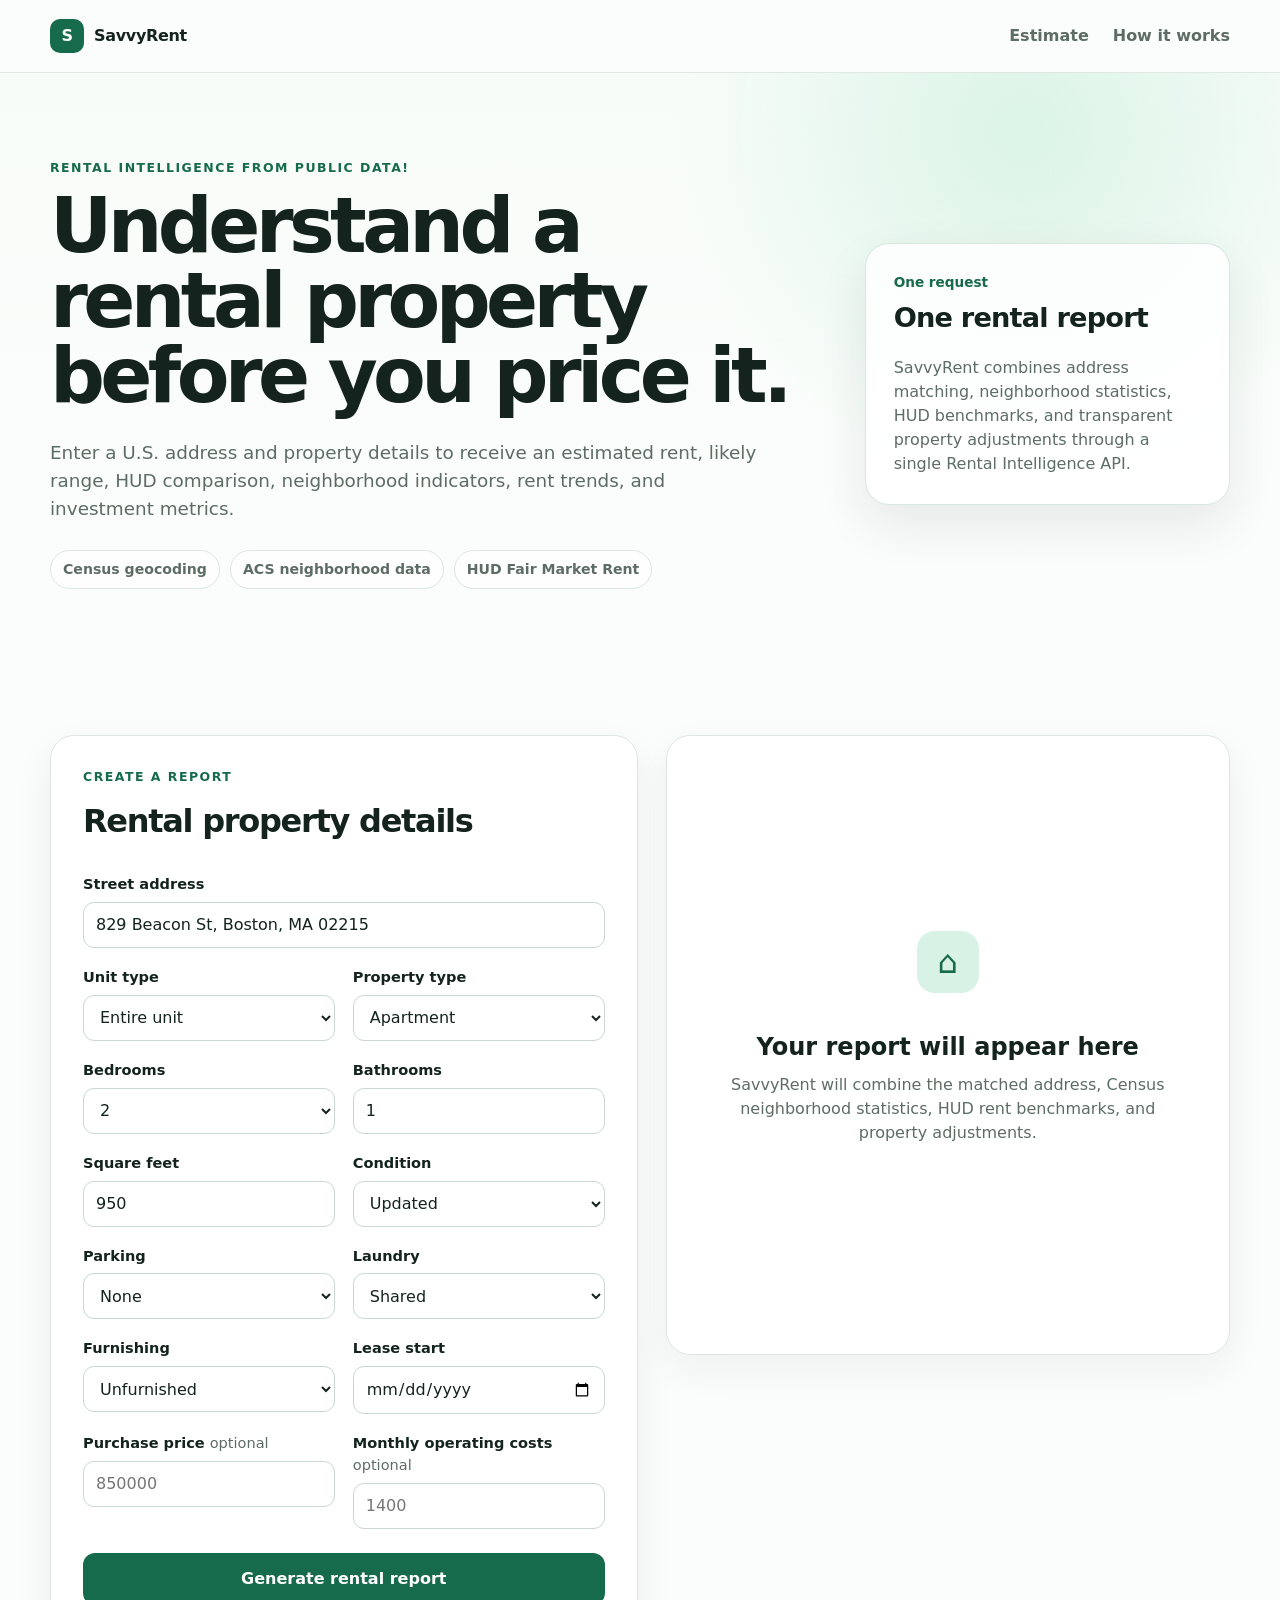
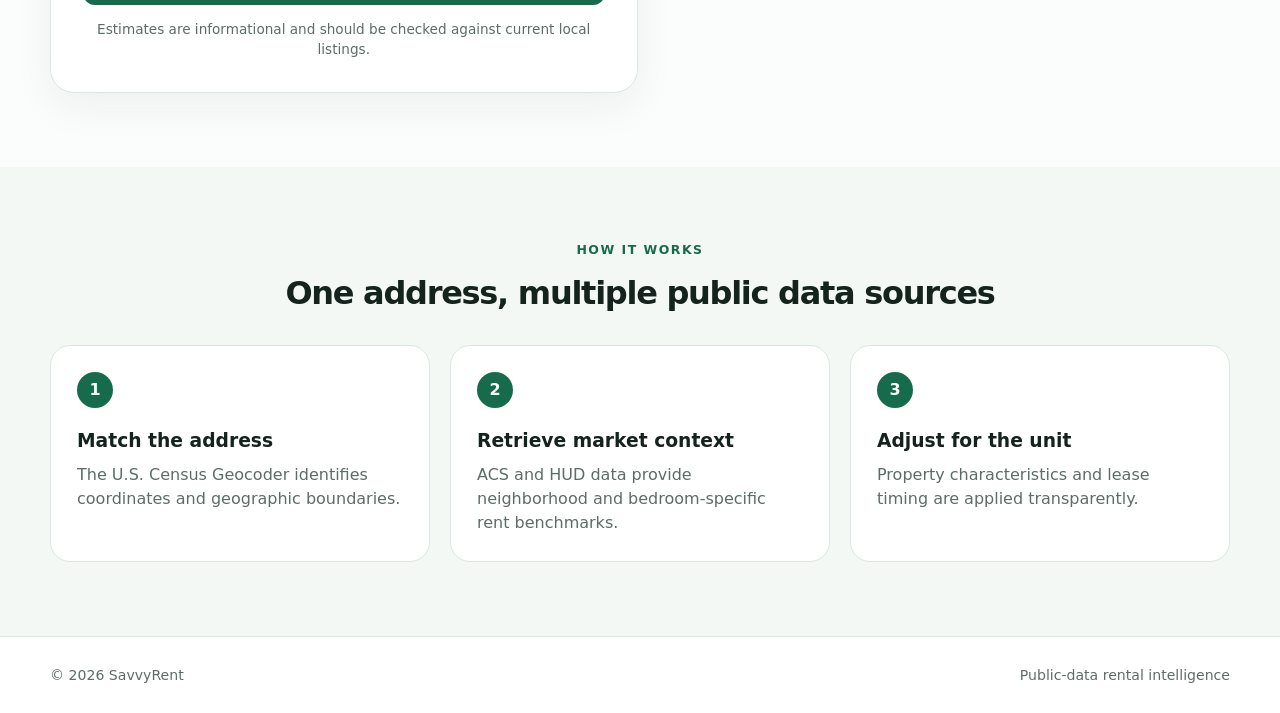
<file: index.html>
<!doctype html>
<html lang="en">
<head>
    <script>
      window.dataLayer = window.dataLayer || [];
      function gtag(){dataLayer.push(arguments);}
      gtag('js', new Date());
    
      gtag('config', 'G-B7B2XDY49R');
    </script>
  <meta charset="utf-8">
  <meta name="viewport" content="width=device-width, initial-scale=1">
  <title>SavvyRent | Rental Intelligence</title>
  <meta name="description" content="Estimate rent, neighborhood trends, HUD benchmarks, vacancy indicators, and investment metrics for a U.S. rental address.">
  <link rel="stylesheet" href="style.css">
</head>

<body>
  <header class="site-header">
    <div class="container header-inner">
      <a class="brand" href="#top" aria-label="SavvyRent home">
        <span class="brand-mark">S</span><span>SavvyRent</span>
      </a>
      <nav><a href="#estimate">Estimate</a><a href="#how-it-works">How it works</a></nav>
    </div>
  </header>

  <main id="top">
    <section class="hero">
      <div class="container hero-grid">
        <div>
          <p class="eyebrow">Rental intelligence from public data!</p>
          <h1>Understand a rental property before you price it.</h1>
          <p class="hero-copy">Enter a U.S. address and property details to receive an estimated rent, likely range, HUD comparison, neighborhood indicators, rent trends, and investment metrics.</p>
          <div class="hero-badges"><span>Census geocoding</span><span>ACS neighborhood data</span><span>HUD Fair Market Rent</span></div>
        </div>
        <div class="hero-card">
          <div class="hero-stat"><span class="hero-stat-label">One request</span><strong>One rental report</strong></div>
          <p>SavvyRent combines address matching, neighborhood statistics, HUD benchmarks, and transparent property adjustments through a single Rental Intelligence API.</p>
        </div>
      </div>
    </section>

    <section id="estimate" class="section">
      <div class="container layout">
        <div class="panel form-panel">
          <div class="section-heading"><p class="eyebrow">Create a report</p><h2>Rental property details</h2></div>
          <form id="rent-form">
            <div class="field full"><label for="address">Street address</label><input id="address" name="address" type="text" value="829 Beacon St, Boston, MA 02215" autocomplete="street-address" required></div>
            <div class="form-grid">
              <div class="field"><label for="unitType">Unit type</label><select id="unitType" name="unitType"><option value="entire unit">Entire unit</option><option value="room">Room</option></select></div>
              <div class="field"><label for="propertyType">Property type</label><select id="propertyType" name="propertyType"><option value="apartment">Apartment</option><option value="condo">Condo</option><option value="single-family">Single-family</option><option value="townhouse">Townhouse</option><option value="duplex">Duplex</option></select></div>
              <div class="field"><label for="bedrooms">Bedrooms</label><select id="bedrooms" name="bedrooms"><option value="0">Studio</option><option value="1">1</option><option value="2" selected>2</option><option value="3">3</option><option value="4">4+</option></select></div>
              <div class="field"><label for="bathrooms">Bathrooms</label><input id="bathrooms" name="bathrooms" type="number" value="1" min="0.5" max="10" step="0.5" required></div>
              <div class="field"><label for="squareFeet">Square feet</label><input id="squareFeet" name="squareFeet" type="number" value="950" min="100" max="20000" step="1"></div>
              <div class="field"><label for="condition">Condition</label><select id="condition" name="condition"><option value="needs updating">Needs updating</option><option value="average">Average</option><option value="updated" selected>Updated</option><option value="recently renovated">Recently renovated</option><option value="luxury">Luxury</option></select></div>
              <div class="field"><label for="parking">Parking</label><select id="parking" name="parking"><option value="none" selected>None</option><option value="street">Street</option><option value="permit">Permit</option><option value="one space">One space</option><option value="garage">Garage</option><option value="multiple">Multiple spaces</option></select></div>
              <div class="field"><label for="laundry">Laundry</label><select id="laundry" name="laundry"><option value="none">None</option><option value="shared" selected>Shared</option><option value="in-unit">In-unit</option></select></div>
              <div class="field"><label for="furnishing">Furnishing</label><select id="furnishing" name="furnishing"><option value="unfurnished" selected>Unfurnished</option><option value="furnished">Furnished</option></select></div>
              <div class="field"><label for="leaseStartDate">Lease start</label><input id="leaseStartDate" name="leaseStartDate" type="date"></div>
              <div class="field"><label for="purchasePrice">Purchase price <span>optional</span></label><input id="purchasePrice" name="purchasePrice" type="number" min="1" step="1000" placeholder="850000"></div>
              <div class="field"><label for="monthlyOperatingCosts">Monthly operating costs <span>optional</span></label><input id="monthlyOperatingCosts" name="monthlyOperatingCosts" type="number" min="0" step="50" placeholder="1400"></div>
            </div>
            <div id="form-error" class="alert error hidden" role="alert"></div>
            <button id="submit-button" class="primary-button" type="submit"><span>Generate rental report</span></button>
            <p class="form-note">Estimates are informational and should be checked against current local listings.</p>
          </form>
        </div>

        <aside class="panel results-panel" aria-live="polite">
          <div id="empty-state" class="empty-state"><div class="empty-icon">⌂</div><h2>Your report will appear here</h2><p>SavvyRent will combine the matched address, Census neighborhood statistics, HUD rent benchmarks, and property adjustments.</p></div>
          <div id="loading-state" class="loading-state hidden"><div class="spinner" aria-hidden="true"></div><h2>Building your report</h2><p>Matching the address and gathering public data…</p></div>
          <div id="report" class="report hidden">
            <div class="report-header"><div><p class="eyebrow">Rental estimate</p><h2 id="matched-address"></h2></div><span id="quality-badge" class="quality-badge"></span></div>
            <div class="estimate-card"><span>Estimated monthly rent</span><strong id="estimated-rent"></strong><p id="rent-range"></p></div>
            <div class="metric-grid">
              <div class="metric"><span>Confidence</span><strong id="confidence"></strong></div>
              <div class="metric"><span>Rent / sq. ft.</span><strong id="rent-per-sqft"></strong></div>
              <div class="metric"><span>HUD FMR</span><strong id="hud-fmr"></strong></div>
              <div class="metric"><span>ACS tract median</span><strong id="acs-rent"></strong></div>
            </div>
            <section class="result-section"><h3>Neighborhood indicators</h3><div class="detail-list"><div><span>12-month rent trend</span><strong id="trend-12"></strong></div><div><span>36-month rent trend</span><strong id="trend-36"></strong></div><div><span>Overall vacancy</span><strong id="vacancy"></strong></div><div><span>Rental availability</span><strong id="availability"></strong></div></div></section>
            <section class="result-section"><h3>Property adjustments</h3><div id="adjustments" class="adjustments"></div></section>
            <section id="investment-section" class="result-section hidden"><h3>Investment metrics</h3><div class="detail-list"><div><span>Annual gross rent</span><strong id="annual-gross"></strong></div><div><span>Annual NOI</span><strong id="noi"></strong></div><div><span>Gross rent multiplier</span><strong id="grm"></strong></div><div><span>Capitalization rate</span><strong id="cap-rate"></strong></div></div></section>
            <section class="result-section notice"><h3>Comparable rentals</h3><p id="comparables-note"></p></section>
            <details class="technical-details"><summary>Technical details</summary><pre id="raw-json"></pre></details>
          </div>
        </aside>
      </div>
    </section>

    <section id="how-it-works" class="section section-muted"><div class="container"><div class="section-heading centered"><p class="eyebrow">How it works</p><h2>One address, multiple public data sources</h2></div><div class="steps"><article><span>1</span><h3>Match the address</h3><p>The U.S. Census Geocoder identifies coordinates and geographic boundaries.</p></article><article><span>2</span><h3>Retrieve market context</h3><p>ACS and HUD data provide neighborhood and bedroom-specific rent benchmarks.</p></article><article><span>3</span><h3>Adjust for the unit</h3><p>Property characteristics and lease timing are applied transparently.</p></article></div></div></section>
  </main>

  <footer><div class="container footer-inner"><span>© <span id="year"></span> SavvyRent</span><span>Public-data rental intelligence</span></div></footer>
  <script src="app.js"></script>
</body>
</html>
</file>
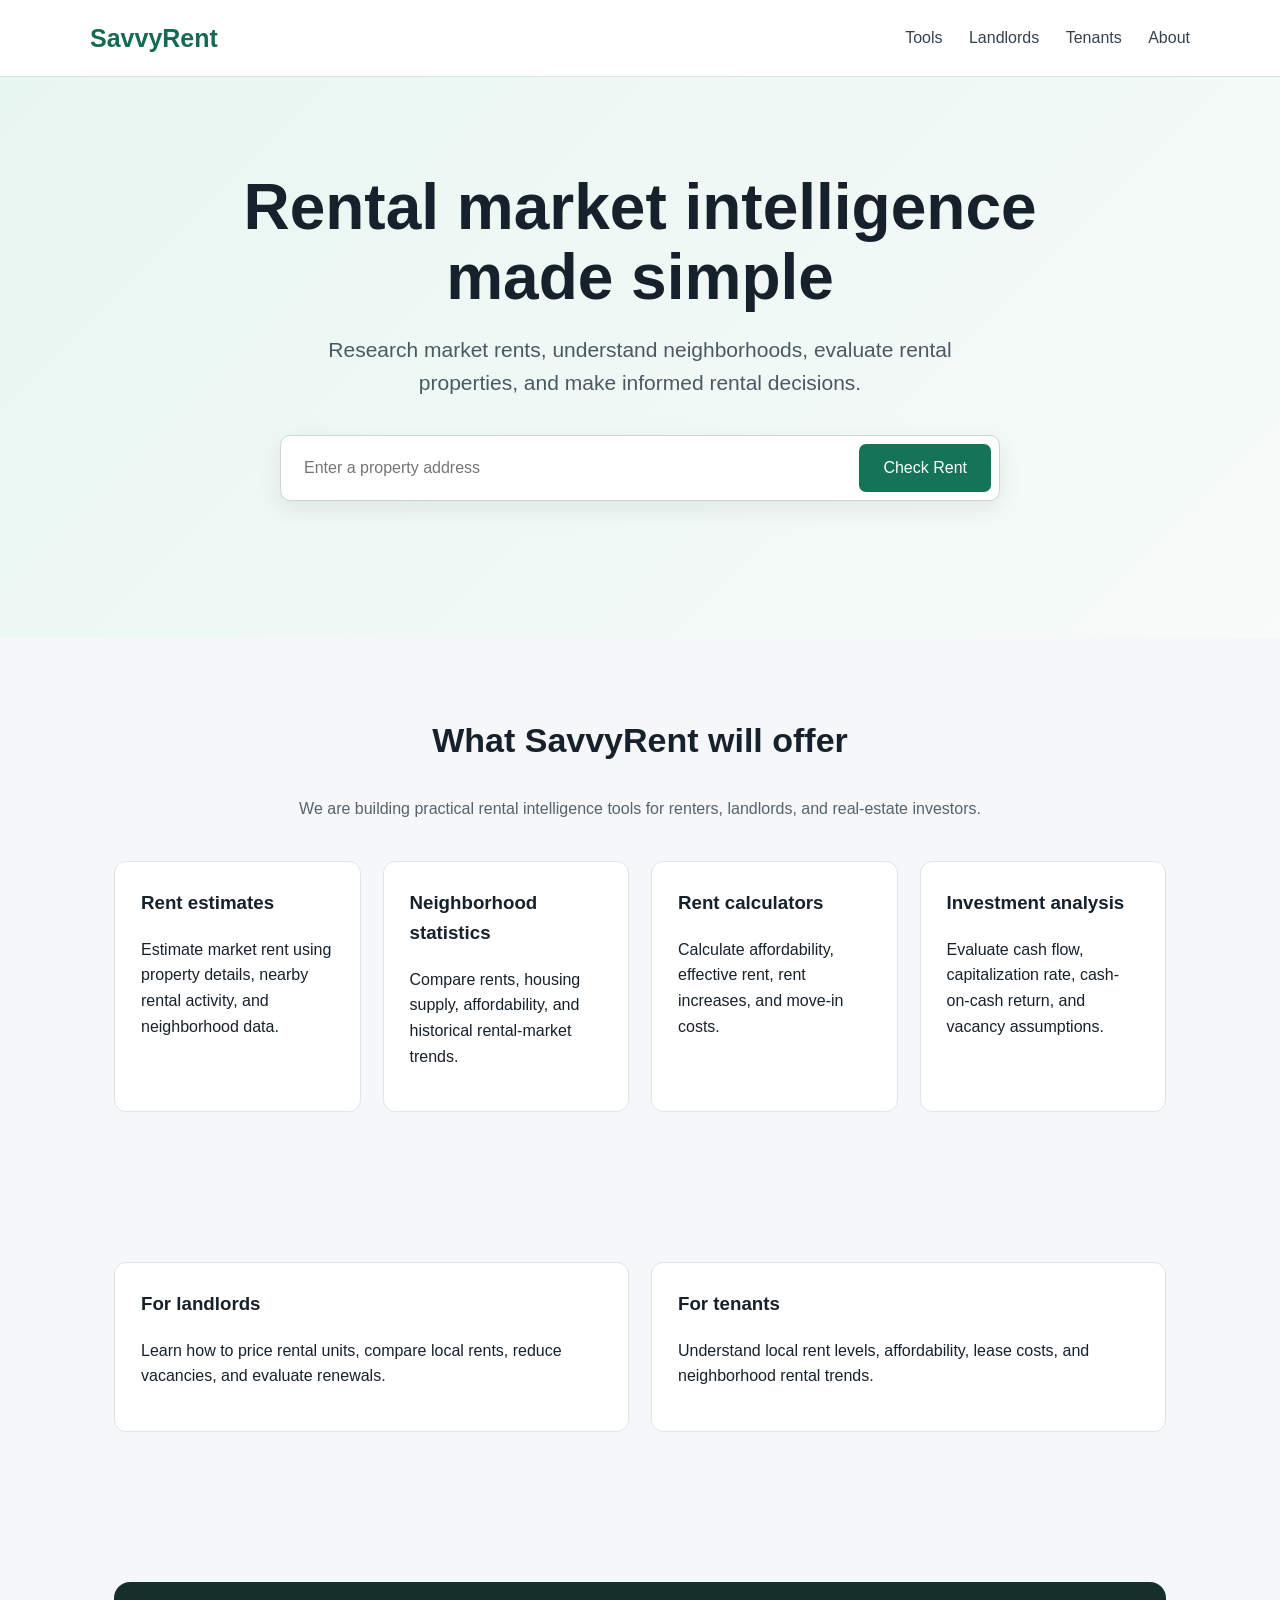
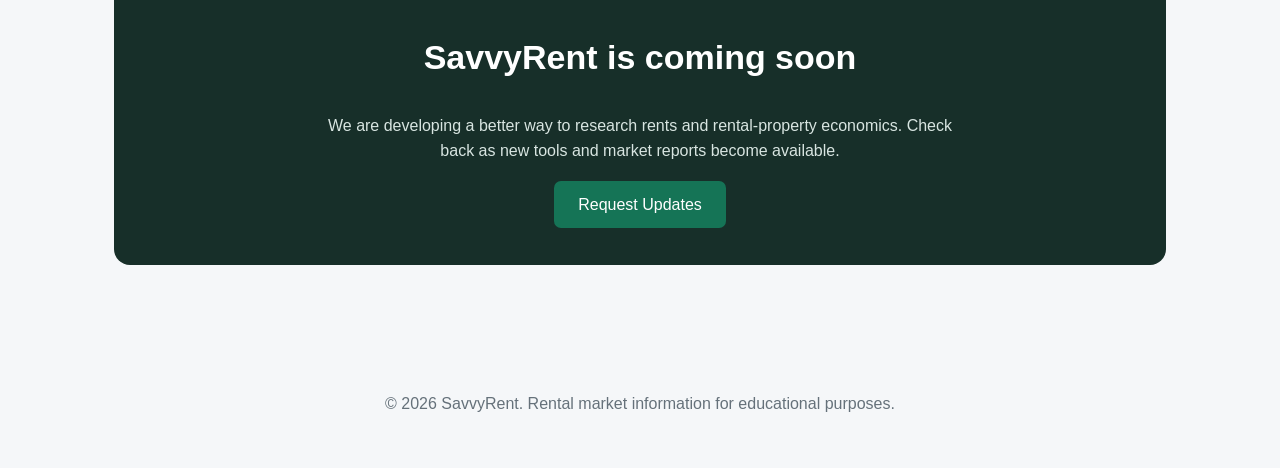
<file: index_BACKUP.html>
<!DOCTYPE html>
<html lang="en">
<head>
    <!-- Google tag (gtag.js) -->
    <script async src="https://www.googletagmanager.com/gtag/js?id=G-B7B2XDY49R"></script>
    <script>
      window.dataLayer = window.dataLayer || [];
      function gtag(){dataLayer.push(arguments);}
      gtag('js', new Date());
    
      gtag('config', 'G-B7B2XDY49R');
    </script>
    <meta charset="UTF-8">

    <meta name="viewport"
          content="width=device-width, initial-scale=1.0">

    <title>SavvyRent | Rental Market Intelligence</title>

    <meta name="description"
          content="SavvyRent provides rental market information, rent estimates, neighborhood statistics, landlord resources, tenant resources, and rental property calculators.">

    <link rel="canonical" href="https://savvyrent.com/">

    <!-- Google Analytics -->
    <script async
        src="https://www.googletagmanager.com/gtag/js?id=G-XXXXXXXXXX">
    </script>

    <script>
        window.dataLayer = window.dataLayer || [];

        function gtag() {
            dataLayer.push(arguments);
        }

        gtag("js", new Date());
        gtag("config", "G-XXXXXXXXXX");
    </script>

    <style>
        * {
            box-sizing: border-box;
        }

        body {
            margin: 0;
            font-family: Arial, Helvetica, sans-serif;
            line-height: 1.6;
            color: #17212b;
            background: #f5f7f9;
        }

        header {
            background: #ffffff;
            border-bottom: 1px solid #dfe4e8;
            padding: 18px 24px;
        }

        nav {
            max-width: 1100px;
            margin: auto;
            display: flex;
            align-items: center;
            justify-content: space-between;
        }

        .logo {
            font-size: 25px;
            font-weight: 700;
            text-decoration: none;
            color: #156b52;
        }

        .nav-links a {
            margin-left: 22px;
            text-decoration: none;
            color: #35424d;
        }

        .hero {
            padding: 95px 24px;
            text-align: center;
            background: linear-gradient(
                135deg,
                #e8f6f1,
                #f7fbfa
            );
        }

        .hero-content {
            max-width: 850px;
            margin: auto;
        }

        h1 {
            margin: 0 0 20px;
            font-size: clamp(38px, 6vw, 64px);
            line-height: 1.1;
        }

        .subtitle {
            max-width: 720px;
            margin: 0 auto 35px;
            font-size: 21px;
            color: #4b5963;
        }

        .search-form {
            max-width: 720px;
            margin: auto;
            display: flex;
            background: white;
            padding: 8px;
            border: 1px solid #ccd5da;
            border-radius: 10px;
            box-shadow: 0 8px 24px rgba(0, 0, 0, 0.08);
        }

        .search-form input {
            flex: 1;
            min-width: 0;
            border: none;
            padding: 15px;
            font-size: 16px;
            outline: none;
        }

        .search-form button,
        .button {
            border: none;
            border-radius: 7px;
            padding: 15px 24px;
            background: #157456;
            color: white;
            font-size: 16px;
            cursor: pointer;
            text-decoration: none;
        }

        .message {
            min-height: 26px;
            margin-top: 16px;
            color: #48545e;
        }

        .section {
            max-width: 1100px;
            margin: auto;
            padding: 75px 24px;
        }

        .section h2 {
            margin-top: 0;
            text-align: center;
            font-size: 34px;
        }

        .section-intro {
            max-width: 700px;
            margin: 0 auto 40px;
            text-align: center;
            color: #56636c;
        }

        .cards {
            display: grid;
            grid-template-columns:
                repeat(auto-fit, minmax(230px, 1fr));
            gap: 22px;
        }

        .card {
            padding: 26px;
            background: white;
            border: 1px solid #e0e5e8;
            border-radius: 12px;
        }

        .card h3 {
            margin-top: 0;
        }

        .signup {
            text-align: center;
            background: #172f29;
            color: white;
            border-radius: 16px;
            padding: 48px 24px;
        }

        .signup p {
            max-width: 650px;
            margin: 0 auto 28px;
            color: #d8e5e1;
        }

        footer {
            padding: 35px 24px;
            text-align: center;
            color: #65717a;
        }

        @media (max-width: 650px) {
            .nav-links {
                display: none;
            }

            .search-form {
                display: block;
            }

            .search-form button {
                width: 100%;
            }
        }
    </style>
</head>

<body>

<header>
    <nav>
        <a class="logo" href="/">SavvyRent</a>

        <div class="nav-links">
            <a href="#tools">Tools</a>
            <a href="#landlords">Landlords</a>
            <a href="#tenants">Tenants</a>
            <a href="#about">About</a>
        </div>
    </nav>
</header>

<main>
    <section class="hero">
        <div class="hero-content">
            <h1>Rental market intelligence made simple</h1>

            <p class="subtitle">
                Research market rents, understand neighborhoods,
                evaluate rental properties, and make informed
                rental decisions.
            </p>

            <form class="search-form" id="address-form">
                <input
                    id="address"
                    type="text"
                    placeholder="Enter a property address"
                    aria-label="Property address"
                    required
                >

                <button type="submit">
                    Check Rent
                </button>
            </form>

            <div class="message" id="message"></div>
        </div>
    </section>

    <section class="section" id="tools">
        <h2>What SavvyRent will offer</h2>

        <p class="section-intro">
            We are building practical rental intelligence tools
            for renters, landlords, and real-estate investors.
        </p>

        <div class="cards">
            <article class="card">
                <h3>Rent estimates</h3>
                <p>
                    Estimate market rent using property details,
                    nearby rental activity, and neighborhood data.
                </p>
            </article>

            <article class="card">
                <h3>Neighborhood statistics</h3>
                <p>
                    Compare rents, housing supply, affordability,
                    and historical rental-market trends.
                </p>
            </article>

            <article class="card">
                <h3>Rent calculators</h3>
                <p>
                    Calculate affordability, effective rent,
                    rent increases, and move-in costs.
                </p>
            </article>

            <article class="card">
                <h3>Investment analysis</h3>
                <p>
                    Evaluate cash flow, capitalization rate,
                    cash-on-cash return, and vacancy assumptions.
                </p>
            </article>
        </div>
    </section>

    <section class="section" id="landlords">
        <div class="cards">
            <article class="card">
                <h3>For landlords</h3>
                <p>
                    Learn how to price rental units, compare local
                    rents, reduce vacancies, and evaluate renewals.
                </p>
            </article>

            <article class="card" id="tenants">
                <h3>For tenants</h3>
                <p>
                    Understand local rent levels, affordability,
                    lease costs, and neighborhood rental trends.
                </p>
            </article>
        </div>
    </section>

    <section class="section" id="about">
        <div class="signup">
            <h2>SavvyRent is coming soon</h2>

            <p>
                We are developing a better way to research rents
                and rental-property economics. Check back as new
                tools and market reports become available.
            </p>

            <a class="button"
               href="mailto:info@savvyrent.com?subject=SavvyRent%20Updates">
                Request Updates
            </a>
        </div>
    </section>
</main>

<footer>
    <p>
        &copy; <span id="year"></span> SavvyRent.
        Rental market information for educational purposes.
    </p>
</footer>

<script>
    document.getElementById("year").textContent =
        new Date().getFullYear();

    document.getElementById("address-form")
        .addEventListener("submit", function(event) {
            event.preventDefault();

            const address =
                document.getElementById("address").value.trim();

            document.getElementById("message").textContent =
                "Thank you. Address-based rent estimates are coming soon.";

            if (typeof gtag === "function") {
                gtag("event", "address_search", {
                    search_term: address
                });
            }
        });
</script>

</body>
</html>
</file>
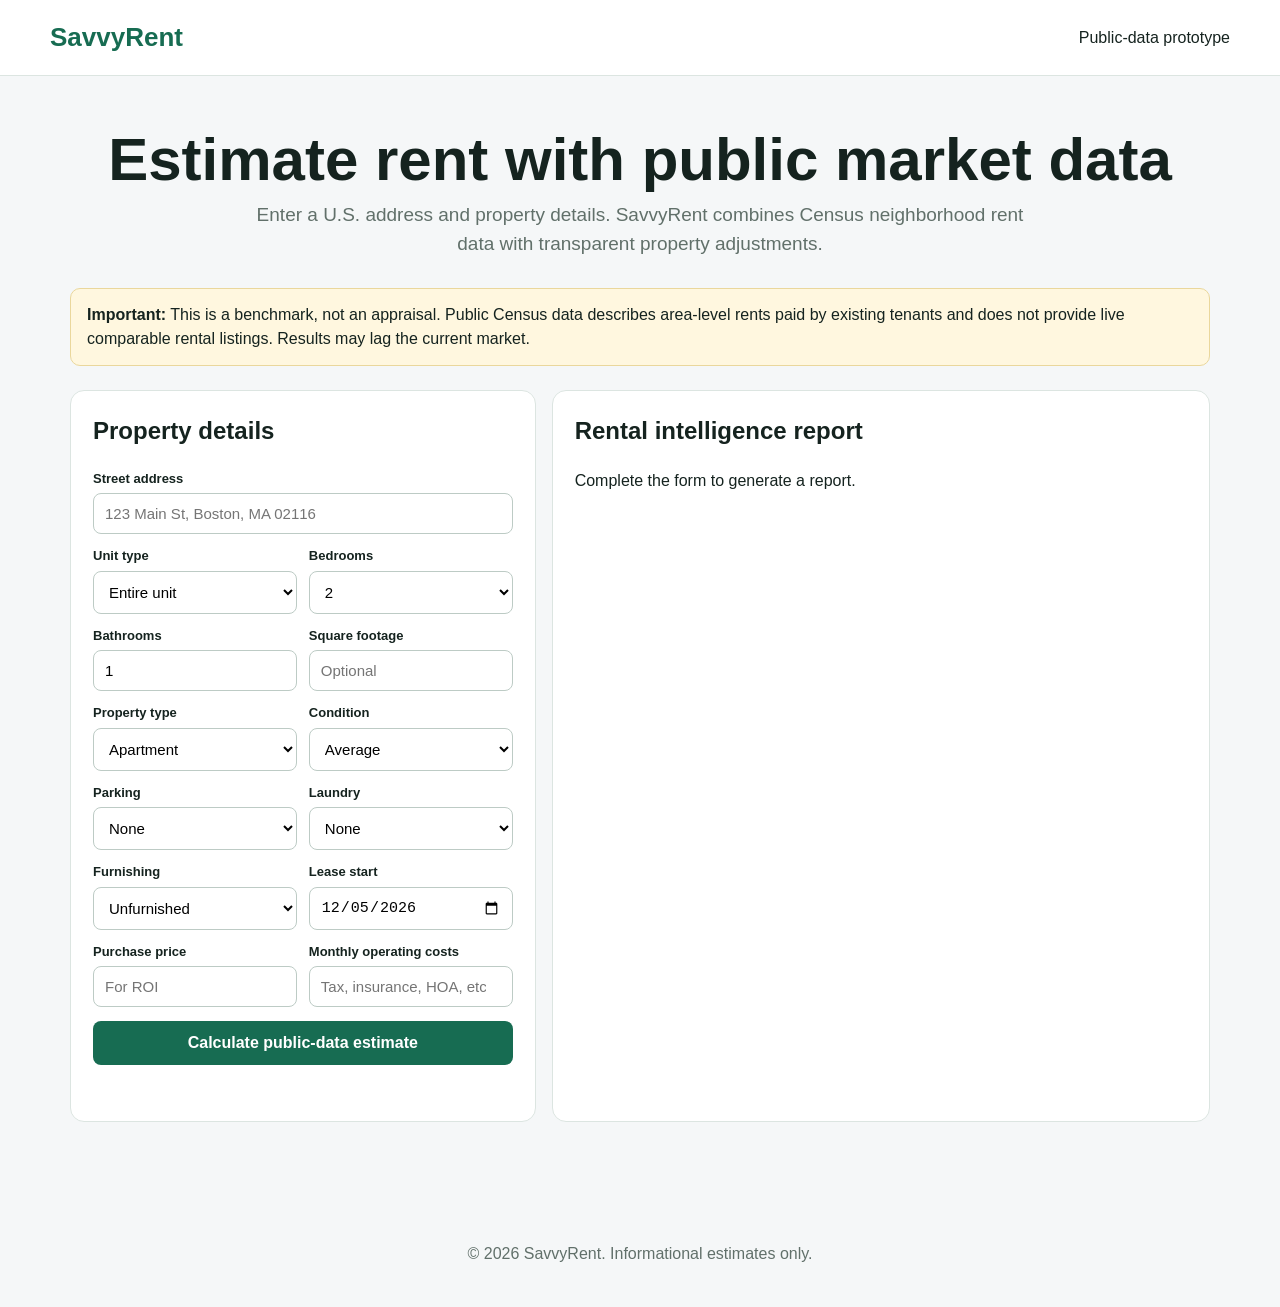
<file: index_BACKUP_20270720.html>
<!doctype html>
<html lang="en">
<head>
    <script>
      window.dataLayer = window.dataLayer || [];
      function gtag(){dataLayer.push(arguments);}
      gtag('js', new Date());
    
      gtag('config', 'G-B7B2XDY49R');
    </script>
  <meta charset="utf-8">
  <meta name="viewport" content="width=device-width,initial-scale=1">
  <title>SavvyRent | Public-data rent benchmark</title>
  <meta name="description" content="Estimate a rental benchmark using public Census data and property details.">
  <link rel="canonical" href="https://savvyrent.com/">
  <style>
    :root{--bg:#f5f7f8;--card:#fff;--ink:#15231f;--muted:#61706a;--brand:#176c52;--line:#dce5e1;--warn:#fff7df}
    *{box-sizing:border-box} body{margin:0;font-family:Arial,Helvetica,sans-serif;background:var(--bg);color:var(--ink);line-height:1.5}
    header{background:#fff;border-bottom:1px solid var(--line);padding:18px 24px}
    nav{max-width:1180px;margin:auto;display:flex;justify-content:space-between;align-items:center}
    .logo{font-weight:800;font-size:26px;color:var(--brand);text-decoration:none}
    main{max-width:1180px;margin:auto;padding:42px 20px 80px}
    .hero{text-align:center;margin-bottom:30px}.hero h1{font-size:clamp(34px,6vw,60px);line-height:1.05;margin:10px 0}
    .hero p{max-width:780px;margin:0 auto;color:var(--muted);font-size:19px}
    .notice{background:var(--warn);border:1px solid #ead79c;border-radius:10px;padding:14px 16px;margin:24px 0}
    .grid{display:grid;grid-template-columns:repeat(12,1fr);gap:16px}.panel{grid-column:span 12;background:var(--card);border:1px solid var(--line);border-radius:14px;padding:22px}
    @media(min-width:900px){.inputs{grid-column:span 5}.report{grid-column:span 7}}
    h2{margin-top:0} h3{margin-bottom:8px}
    .fields{display:grid;grid-template-columns:1fr 1fr;gap:12px}.full{grid-column:1/-1}
    label{display:block;font-size:13px;font-weight:700;margin-bottom:5px}
    input,select{width:100%;padding:11px;border:1px solid #bdcbc5;border-radius:8px;background:#fff;font-size:15px}
    button{width:100%;padding:13px;border:0;border-radius:8px;background:var(--brand);color:#fff;font-weight:800;font-size:16px;cursor:pointer;margin-top:14px}
    button:disabled{opacity:.55;cursor:wait}.status{min-height:24px;margin-top:10px;color:var(--muted)}
    .metrics{display:grid;grid-template-columns:repeat(2,1fr);gap:12px}.metric{border:1px solid var(--line);border-radius:10px;padding:15px}
    .metric strong{display:block;font-size:24px}.metric span{color:var(--muted);font-size:13px}
    .wide{grid-column:1/-1}.bar{height:12px;background:#edf1ef;border-radius:999px;overflow:hidden}.bar>div{height:100%;background:var(--brand)}
    table{width:100%;border-collapse:collapse;margin-top:8px}td,th{padding:9px;border-bottom:1px solid var(--line);text-align:left;font-size:14px}
    .small{font-size:12px;color:var(--muted)} .hidden{display:none}
    footer{text-align:center;color:var(--muted);padding:40px 20px}
  </style>
</head>
<body>
<header><nav><a class="logo" href="/">SavvyRent</a><span>Public-data prototype</span></nav></header>
<main>
  <section class="hero">
    <h1>Estimate rent with public market data</h1>
    <p>Enter a U.S. address and property details. SavvyRent combines Census neighborhood rent data with transparent property adjustments.</p>
  </section>

  <div class="notice"><strong>Important:</strong> This is a benchmark, not an appraisal. Public Census data describes area-level rents paid by existing tenants and does not provide live comparable rental listings. Results may lag the current market.</div>

  <div class="grid">
    <section class="panel inputs">
      <h2>Property details</h2>
      <form id="rentForm">
        <div class="fields">
          <div class="full"><label for="address">Street address</label><input id="address" required placeholder="123 Main St, Boston, MA 02116"></div>
          <div><label for="unitType">Unit type</label><select id="unitType"><option>Entire unit</option><option>Room</option><option>Accessory dwelling unit</option></select></div>
          <div><label for="bedrooms">Bedrooms</label><select id="bedrooms"><option value="0">Studio</option><option value="1">1</option><option value="2" selected>2</option><option value="3">3</option><option value="4">4+</option></select></div>
          <div><label for="bathrooms">Bathrooms</label><input id="bathrooms" type="number" min=".5" max="10" step=".5" value="1"></div>
          <div><label for="sqft">Square footage</label><input id="sqft" type="number" min="100" placeholder="Optional"></div>
          <div><label for="propertyType">Property type</label><select id="propertyType"><option>Apartment</option><option>Condo</option><option>Single-family</option><option>Townhouse</option><option>Duplex / multifamily</option></select></div>
          <div><label for="condition">Condition</label><select id="condition"><option value="-0.08">Needs updating</option><option value="0" selected>Average</option><option value="0.07">Updated</option><option value="0.14">Recently renovated</option><option value="0.22">Luxury</option></select></div>
          <div><label for="parking">Parking</label><select id="parking"><option value="0">None</option><option value="0.03">Street / permit</option><option value="0.06">One space</option><option value="0.09">Garage / multiple</option></select></div>
          <div><label for="laundry">Laundry</label><select id="laundry"><option value="-0.03">None</option><option value="0">Shared</option><option value="0.05">In-unit</option></select></div>
          <div><label for="furnished">Furnishing</label><select id="furnished"><option value="0">Unfurnished</option><option value="0.10">Furnished</option></select></div>
          <div><label for="leaseStart">Lease start</label><input id="leaseStart" type="date"></div>
          <div><label for="purchasePrice">Purchase price</label><input id="purchasePrice" type="number" min="0" placeholder="For ROI"></div>
          <div><label for="monthlyCosts">Monthly operating costs</label><input id="monthlyCosts" type="number" min="0" placeholder="Tax, insurance, HOA, etc."></div>
        </div>
        <button id="estimateBtn" type="submit">Calculate public-data estimate</button>
        <div class="status" id="status"></div>
      </form>
    </section>

    <section class="panel report">
      <h2>Rental intelligence report</h2>
      <div id="empty">Complete the form to generate a report.</div>
      <div id="results" class="hidden">
        <p id="matchedAddress" class="small"></p>
        <div class="metrics">
          <div class="metric"><span>Estimated monthly rent</span><strong id="estimate"></strong></div>
          <div class="metric"><span>Likely range</span><strong id="range"></strong></div>
          <div class="metric"><span>Confidence score</span><strong id="confidence"></strong><div class="bar"><div id="confidenceBar"></div></div></div>
          <div class="metric"><span>Rent per square foot</span><strong id="rentSqft"></strong></div>
          <div class="metric"><span>Median neighborhood rent</span><strong id="medianRent"></strong></div>
          <div class="metric"><span>Rental vacancy indicator</span><strong id="vacancy"></strong></div>
          <div class="metric"><span>12-month market trend</span><strong id="trend12"></strong></div>
          <div class="metric"><span>36-month market trend</span><strong id="trend36"></strong></div>
        </div>

        <h3>Public-data benchmarks</h3>
        <table>
          <tbody id="benchmarks"></tbody>
        </table>

        <h3>Comparable rentals</h3>
        <p>This free public-data version cannot display live individual comparable listings. It uses Census tract and county benchmarks instead. Live comps require a licensed listings source.</p>

        <h3>HUD fair-market rent comparison</h3>
        <p id="hudMessage">HUD FMR is not fetched directly in this static GitHub Pages version because the official HUD API requires credentials that should not be exposed in browser code. Add a small serverless backend to enable it safely.</p>

        <h3>Investment metrics</h3>
        <table><tbody id="investment"></tbody></table>

        <p class="small" id="methodology"></p>
      </div>
    </section>
  </div>
</main>
<footer>© <span id="year"></span> SavvyRent. Informational estimates only.</footer>

<script>
const ACS_YEARS=[2024,2023,2022,2021];
const $=id=>document.getElementById(id);
$("year").textContent=new Date().getFullYear();
$("leaseStart").value=new Date().toISOString().slice(0,10);

function money(v){return new Intl.NumberFormat("en-US",{style:"currency",currency:"USD",maximumFractionDigits:0}).format(v)}
function pct(v){return Number.isFinite(v)?`${v>=0?"+":""}${v.toFixed(1)}%`:"N/A"}
function jsonp(url){
  return new Promise((resolve,reject)=>{
    const cb="savvyRentCb_"+Date.now()+"_"+Math.floor(Math.random()*10000);
    const s=document.createElement("script");
    window[cb]=data=>{resolve(data);cleanup()};
    function cleanup(){delete window[cb];s.remove()}
    s.onerror=()=>{cleanup();reject(new Error("Address lookup failed"))};
    s.src=url+(url.includes("?")?"&":"?")+"format=jsonp&callback="+cb;
    document.body.appendChild(s);
  });
}
async function geocode(address){
  const url="https://geocoding.geo.census.gov/geocoder/geographies/onelineaddress?benchmark=Public_AR_Current&vintage=Current_Current&address="+encodeURIComponent(address);
  const data=await jsonp(url);
  const m=data?.result?.addressMatches?.[0];
  if(!m) throw new Error("Address was not matched by the U.S. Census Geocoder.");
  const g=m.geographies||{};
  const tract=(g["Census Tracts"]||[])[0];
  const county=(g["Counties"]||[])[0];
  const state=(g["States"]||[])[0];
  if(!tract||!county||!state) throw new Error("Census geography was not returned for this address.");
  return {
    matched:m.matchedAddress,
    state:state.STATE||tract.STATE,
    county:county.COUNTY||tract.COUNTY,
    tract:tract.TRACT,
    stateName:state.NAME,
    countyName:county.NAME
  };
}
async function acs(year,geo,level="tract"){
  const vars="NAME,B25064_001E,B25002_001E,B25002_002E,B25002_003E,B25003_003E";
  let url=`https://api.census.gov/data/${year}/acs/acs5?get=${vars}`;
  if(level==="tract") url+=`&for=tract:${geo.tract}&in=state:${geo.state}%20county:${geo.county}`;
  else url+=`&for=county:${geo.county}&in=state:${geo.state}`;
  const r=await fetch(url);
  if(!r.ok) throw new Error(`ACS ${year} request failed`);
  const rows=await r.json();
  if(rows.length<2) throw new Error(`No ACS ${year} data`);
  const h=rows[0],v=rows[1],o={};h.forEach((k,i)=>o[k]=v[i]);
  return {
    name:o.NAME,
    median:+o.B25064_001E,
    total:+o.B25002_001E,
    occupied:+o.B25002_002E,
    vacant:+o.B25002_003E,
    renterOccupied:+o.B25003_003E,
    year
  };
}
function bedroomFactor(b){return [0.82,1,1.28,1.58,1.9][Math.min(+b,4)]}
function seasonalFactor(date){
  if(!date) return 0;
  const m=new Date(date+"T12:00:00").getMonth()+1;
  return ({1:-.03,2:-.03,3:-.01,4:.01,5:.03,6:.05,7:.05,8:.04,9:.02,10:0,11:-.02,12:-.03})[m]||0;
}
function confidenceScore(tract){
  let s=55;
  if(tract.renterOccupied>=1000)s+=15; else if(tract.renterOccupied>=400)s+=8;
  const vac=tract.total?tract.vacant/tract.total:0;
  if(vac>.01&&vac<.2)s+=8;
  if(tract.median>0)s+=12;
  return Math.min(90,s);
}
$("rentForm").addEventListener("submit",async e=>{
  e.preventDefault();
  const btn=$("estimateBtn");btn.disabled=true;$("status").textContent="Matching address and loading Census data…";
  try{
    const geo=await geocode($("address").value.trim());
    const tractSeries=[]; for(const y of ACS_YEARS){try{tractSeries.push(await acs(y,geo,"tract"))}catch(_){ }}
    if(!tractSeries.length) throw new Error("No Census rent data was found for this tract.");
    const tract=tractSeries[0];
    let county; try{county=await acs(tract.year,geo,"county")}catch(_){county=null}
    const b=+$("bedrooms").value;
    let adj=bedroomFactor(b)-1;
    adj+=+$("condition").value + +$("parking").value + +$("laundry").value + +$("furnished").value;
    adj+=seasonalFactor($("leaseStart").value);
    const baths=+$("bathrooms").value||1; adj+=(baths-1)*.025;
    const ptype=$("propertyType").value;
    if(ptype==="Single-family")adj+=.08;
    if(ptype==="Condo")adj+=.04;
    if($("unitType").value==="Room")adj-=.48;
    const estimate=Math.max(400,Math.round((tract.median*(1+adj))/10)*10);
    const conf=confidenceScore(tract);
    const spread=conf>=80?.10:conf>=65?.15:.22;
    const low=Math.round(estimate*(1-spread)/10)*10, high=Math.round(estimate*(1+spread)/10)*10;
    const sqft=+$("sqft").value;
    const vacRate=tract.total?tract.vacant/tract.total*100:NaN;
    const y0=tractSeries[0],y1=tractSeries.find(x=>x.year===y0.year-1);
    const y3=tractSeries.find(x=>x.year===y0.year-3);
    const t12=y1?.median>0?(y0.median/y1.median-1)*100:NaN;
    const t36=y3?.median>0?(y0.median/y3.median-1)*100:NaN;

    $("matchedAddress").textContent=`Matched address: ${geo.matched} · Census tract benchmark: ${tract.name}`;
    $("estimate").textContent=money(estimate);$("range").textContent=`${money(low)}–${money(high)}`;
    $("confidence").textContent=`${conf}/100`;$("confidenceBar").style.width=conf+"%";
    $("rentSqft").textContent=sqft?money(estimate/sqft):"Add square feet";
    $("medianRent").textContent=money(tract.median);
    $("vacancy").textContent=Number.isFinite(vacRate)?`${vacRate.toFixed(1)}% area vacancy`:"N/A";
    $("trend12").textContent=pct(t12);$("trend36").textContent=pct(t36);

    const rows=[
      ["Census tract median gross rent",money(tract.median)+` (${tract.year} ACS 5-year)`],
      ["County median gross rent",county?money(county.median):"N/A"],
      ["Renter-occupied units in tract",tract.renterOccupied.toLocaleString()],
      ["Vacant housing units in tract",tract.vacant.toLocaleString()],
      ["Property-detail adjustment",pct(adj*100)]
    ];
    $("benchmarks").innerHTML=rows.map(r=>`<tr><th>${r[0]}</th><td>${r[1]}</td></tr>`).join("");

    const price=+$("purchasePrice").value,costs=+$("monthlyCosts").value;
    let inv=[["Estimated annual gross rent",money(estimate*12)]];
    if(price>0){
      const noi=estimate*12-costs*12;
      inv.push(["Estimated annual NOI",money(noi)],["Gross rent multiplier",(price/(estimate*12)).toFixed(1)],["Estimated capitalization rate",pct(noi/price*100)]);
    } else inv.push(["Cap rate","Add purchase price and monthly costs"]);
    $("investment").innerHTML=inv.map(r=>`<tr><th>${r[0]}</th><td>${r[1]}</td></tr>`).join("");

    $("methodology").textContent=`Method: ${tract.year} ACS tract median gross rent, adjusted by bedroom count, bathrooms, property type, condition, parking, laundry, furnishing and lease month. This is a transparent heuristic, not a trained appraisal model.`;
    $("empty").classList.add("hidden");$("results").classList.remove("hidden");$("status").textContent="Report generated.";
    if(typeof gtag==="function")gtag("event","rent_estimate_generated",{data_source:"ACS",bedrooms:b});
  }catch(err){$("status").textContent=err.message||"Unable to generate estimate."}
  finally{btn.disabled=false}
});
</script>
</body>
</html>
</file>
<file: style.css>
:root{--ink:#14231d;--muted:#5e6c66;--surface:#fff;--surface-soft:#f4f8f5;--line:#dce6df;--brand:#176b4d;--brand-dark:#0f4f38;--accent:#d8f3e5;--danger:#a12b2b;--shadow:0 20px 50px rgba(20,35,29,.09)}*{box-sizing:border-box}html{scroll-behavior:smooth}body{margin:0;color:var(--ink);background:#fbfdfc;font-family:Inter,ui-sans-serif,system-ui,-apple-system,BlinkMacSystemFont,"Segoe UI",sans-serif;line-height:1.5}a{color:inherit;text-decoration:none}button,input,select{font:inherit}.container{width:min(1180px,calc(100% - 40px));margin:0 auto}.site-header{position:sticky;top:0;z-index:20;background:rgba(251,253,252,.92);border-bottom:1px solid rgba(220,230,223,.9);backdrop-filter:blur(14px)}.header-inner{height:72px;display:flex;align-items:center;justify-content:space-between}.brand{display:flex;align-items:center;gap:10px;font-weight:800;letter-spacing:-.02em}.brand-mark{width:34px;height:34px;display:grid;place-items:center;border-radius:10px;color:#fff;background:var(--brand)}nav{display:flex;gap:24px;color:var(--muted);font-weight:650}nav a:hover{color:var(--brand)}.hero{padding:86px 0 72px;background:radial-gradient(circle at 80% 10%,rgba(216,243,229,.9),transparent 30%),linear-gradient(180deg,#f8fcf9 0%,#fbfdfc 100%)}.hero-grid{display:grid;grid-template-columns:minmax(0,1.35fr) minmax(300px,.65fr);gap:56px;align-items:center}.eyebrow{margin:0 0 10px;color:var(--brand);font-size:.78rem;font-weight:800;letter-spacing:.12em;text-transform:uppercase}h1{margin:0;max-width:760px;font-size:clamp(2.7rem,6vw,5.4rem);line-height:.98;letter-spacing:-.06em}.hero-copy{max-width:720px;margin:26px 0 0;color:var(--muted);font-size:1.15rem}.hero-badges{display:flex;flex-wrap:wrap;gap:10px;margin-top:28px}.hero-badges span{padding:8px 12px;border:1px solid var(--line);border-radius:999px;background:rgba(255,255,255,.75);color:var(--muted);font-size:.88rem;font-weight:650}.hero-card{padding:28px;border:1px solid rgba(23,107,77,.16);border-radius:24px;background:rgba(255,255,255,.84);box-shadow:var(--shadow)}.hero-card p{margin:18px 0 0;color:var(--muted)}.hero-stat{display:flex;flex-direction:column;gap:5px}.hero-stat-label{color:var(--brand);font-weight:800;font-size:.85rem}.hero-stat strong{font-size:1.7rem;letter-spacing:-.03em}.section{padding:74px 0}.section-muted{background:var(--surface-soft)}.section-heading{margin-bottom:28px}.section-heading h2{margin:0;font-size:2rem;letter-spacing:-.04em}.centered{text-align:center}.layout{display:grid;grid-template-columns:minmax(0,1.02fr) minmax(360px,.98fr);gap:28px;align-items:start}.panel{border:1px solid var(--line);border-radius:24px;background:var(--surface);box-shadow:0 14px 40px rgba(20,35,29,.06)}.form-panel{padding:32px}.results-panel{min-height:620px;padding:32px;position:sticky;top:96px}.form-grid{display:grid;grid-template-columns:repeat(2,minmax(0,1fr));gap:18px}.field{display:flex;flex-direction:column;gap:7px}.field.full{margin-bottom:18px}.field label{font-size:.91rem;font-weight:750}.field label span{color:var(--muted);font-weight:500}input,select{width:100%;min-height:46px;border:1px solid #cad8cf;border-radius:11px;background:#fff;color:var(--ink);padding:10px 12px;outline:none}input:focus,select:focus{border-color:var(--brand);box-shadow:0 0 0 4px rgba(23,107,77,.1)}.primary-button{width:100%;min-height:52px;margin-top:24px;border:0;border-radius:12px;color:#fff;background:var(--brand);font-weight:800;cursor:pointer}.primary-button:hover{background:var(--brand-dark)}.primary-button:disabled{opacity:.65;cursor:wait}.form-note{margin:14px 0 0;color:var(--muted);font-size:.85rem;text-align:center}.alert{margin-top:18px;padding:12px 14px;border-radius:10px;font-size:.92rem}.error{color:var(--danger);background:#fff0f0;border:1px solid #f3c9c9}.hidden{display:none!important}.empty-state,.loading-state{min-height:540px;display:grid;place-content:center;text-align:center;color:var(--muted)}.empty-state h2,.loading-state h2{color:var(--ink);margin-bottom:8px}.empty-state p,.loading-state p{max-width:460px;margin:0 auto}.empty-icon{width:62px;height:62px;margin:0 auto 16px;display:grid;place-items:center;border-radius:18px;background:var(--accent);color:var(--brand);font-size:2rem}.spinner{width:46px;height:46px;margin:0 auto 18px;border:4px solid var(--accent);border-top-color:var(--brand);border-radius:50%;animation:spin .85s linear infinite}@keyframes spin{to{transform:rotate(360deg)}}.report-header{display:flex;align-items:flex-start;justify-content:space-between;gap:18px}.report-header h2{margin:0;font-size:1.28rem;line-height:1.3}.quality-badge{flex:0 0 auto;padding:6px 10px;border-radius:999px;color:var(--brand-dark);background:var(--accent);font-size:.8rem;font-weight:800;text-transform:capitalize}.estimate-card{margin-top:24px;padding:24px;border-radius:18px;background:linear-gradient(135deg,var(--brand-dark),var(--brand));color:#fff}.estimate-card span{opacity:.78;font-size:.9rem}.estimate-card strong{display:block;margin-top:3px;font-size:2.7rem;letter-spacing:-.05em}.estimate-card p{margin:2px 0 0;opacity:.82}.metric-grid{display:grid;grid-template-columns:repeat(2,minmax(0,1fr));gap:12px;margin-top:18px}.metric{padding:16px;border:1px solid var(--line);border-radius:14px;background:#fcfefd}.metric span{display:block;color:var(--muted);font-size:.81rem}.metric strong{display:block;margin-top:4px;font-size:1.15rem}.result-section{margin-top:24px;padding-top:22px;border-top:1px solid var(--line)}.result-section h3{margin:0 0 14px;font-size:1rem}.detail-list{display:grid;gap:10px}.detail-list div{display:flex;justify-content:space-between;gap:18px}.detail-list span{color:var(--muted)}.detail-list strong{text-align:right}.adjustments{display:flex;flex-wrap:wrap;gap:8px}.adjustment-pill{padding:7px 10px;border-radius:999px;background:var(--surface-soft);border:1px solid var(--line);font-size:.82rem}.adjustment-pill.positive{color:var(--brand-dark)}.adjustment-pill.negative{color:var(--danger)}.notice{padding:16px;border:1px solid var(--line);border-radius:14px;background:var(--surface-soft)}.notice h3{margin-top:0}.notice p{margin-bottom:0;color:var(--muted);font-size:.9rem}.technical-details{margin-top:22px}.technical-details summary{cursor:pointer;color:var(--muted);font-weight:700}pre{max-height:360px;overflow:auto;padding:14px;border-radius:10px;background:#102019;color:#dff7e9;font-size:.75rem;white-space:pre-wrap}.steps{display:grid;grid-template-columns:repeat(3,minmax(0,1fr));gap:20px}.steps article{padding:26px;border:1px solid var(--line);border-radius:20px;background:#fff}.steps article>span{width:36px;height:36px;display:grid;place-items:center;border-radius:50%;color:#fff;background:var(--brand);font-weight:800}.steps h3{margin-bottom:8px}.steps p{margin:0;color:var(--muted)}footer{border-top:1px solid var(--line);background:#fff}.footer-inner{min-height:76px;display:flex;align-items:center;justify-content:space-between;color:var(--muted);font-size:.88rem}@media(max-width:900px){.hero-grid,.layout{grid-template-columns:1fr}.results-panel{position:static;min-height:auto}.steps{grid-template-columns:1fr}}@media(max-width:620px){.container{width:min(100% - 24px,1180px)}nav{display:none}.hero{padding-top:58px}.form-panel,.results-panel{padding:22px;border-radius:18px}.form-grid,.metric-grid{grid-template-columns:1fr}.report-header{flex-direction:column}.footer-inner{flex-direction:column;justify-content:center;gap:4px}}
</file>
